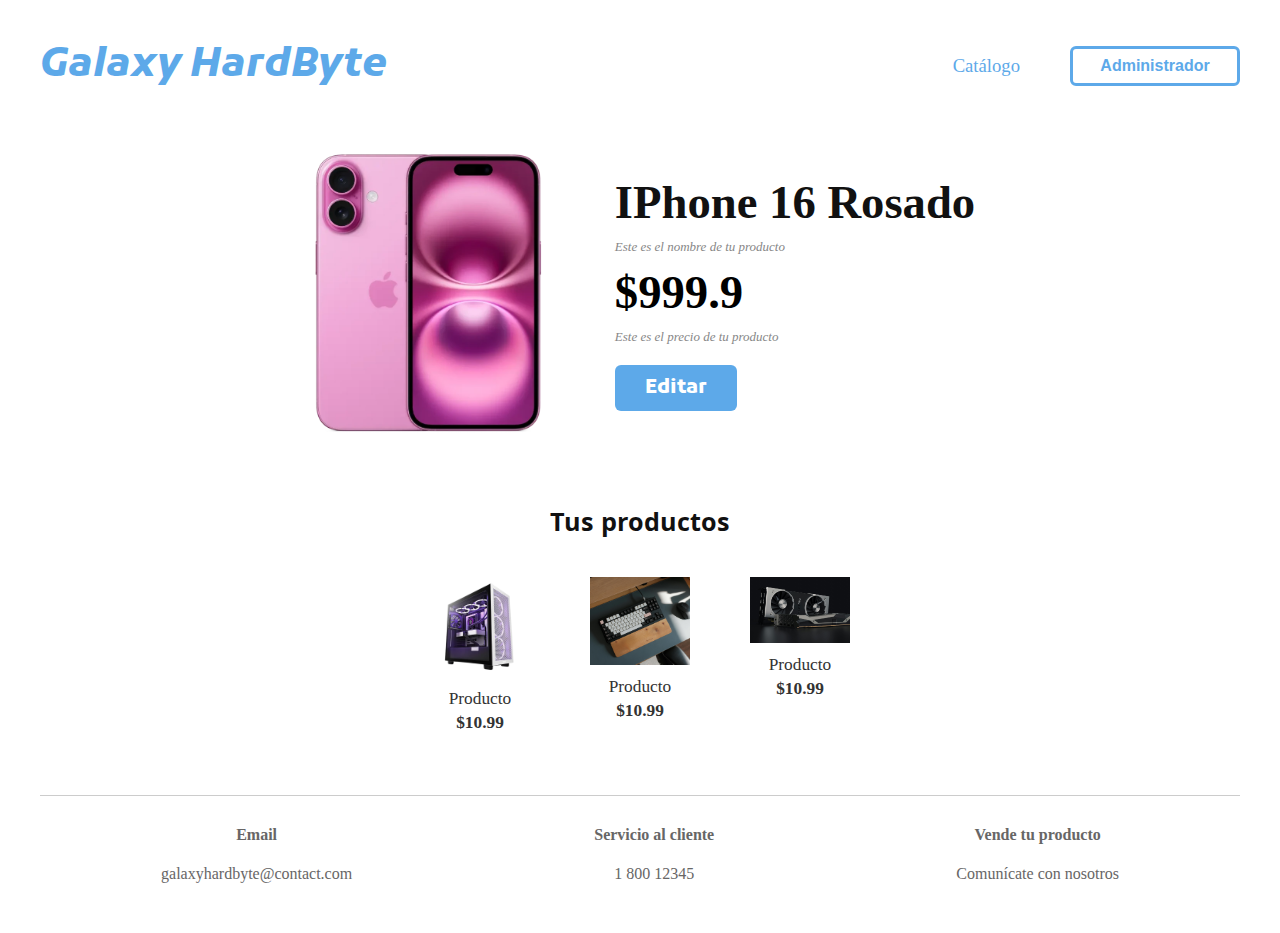
<file: admin.html>
<!DOCTYPE html>
<html lang="es">
  <head>
    <meta charset="UTF-8" />
    <meta name="viewport" content="width=device-width, initial-scale=1.0" />
    <link rel="preconnect" href="https://fonts.googleapis.com" />
    <link rel="preconnect" href="https://fonts.gstatic.com" crossorigin />
    <link
      href="https://fonts.googleapis.com/css2?family=Kufam:ital,wght@0,400..900;1,400..900&display=swap"
      rel="stylesheet"
    />
    <link
      href="https://fonts.googleapis.com/css2?family=Khula:wght@300;400;600;700;800&family=Kufam:ital,wght@0,400..900;1,400..900&display=swap"
      rel="stylesheet"
    />
    <title>Galaxy HardByte</title>
    <link rel="stylesheet" href="assets/css/admin_style.css" />
  </head>

  <body>
    <header>
      <div>
        <a class="logo" href="index.html">Galaxy <strong>HardByte</strong></a>
      </div>
      <nav>
        <a href="index.html">Catálogo</a>
        <button class="btn-admin">Administrador</button>
      </nav>
    </header>

    <section class="main-product">
      <img src="assets/images/IPhone.webp" alt="iPhone 16 Rosado" />

      <div class="product-info">
        <h2>IPhone 16 Rosado</h2>
        <p>Este es el nombre de tu producto</p>
        <p class="price">$999.9</p>
        <p>Este es el precio de tu producto</p>
        <button class="edit-btn">Editar</button>
      </div>
    </section>

    <section class="product-list" style="vertical-align: top">
      <h3>Tus productos</h3>
      <div class="product-items">
        <div class="item">
          <img src="assets/images/PC.webp" alt="PC Gamer" />
          <p>Producto</p>
          <p class="price">$10.99</p>
        </div>
        <div class="item">
          <img src="assets/images/teclado.jpg" alt="Teclado" />
          <p>Producto</p>
          <p class="price">$10.99</p>
        </div>
        <div class="item">
          <img src="assets/images/tarjeta_grafica.jpg" alt="Tarjeta de video" />
          <p>Producto</p>
          <p class="price">$10.99</p>
        </div>
      </div>
    </section>

    <footer>
      <div>
        <p><strong>Email</strong><br />galaxyhardbyte@contact.com</p>
      </div>
      <div>
        <p><strong>Servicio al cliente</strong><br />1 800 12345</p>
      </div>
      <div>
        <p><strong>Vende tu producto</strong><br />Comunícate con nosotros</p>
      </div>
    </footer>

    <script>
      document.querySelector(".edit-btn").addEventListener("click", () => {
        alert("Editar producto en construcción.");
      });
    </script>
  </body>
</html>
</file>
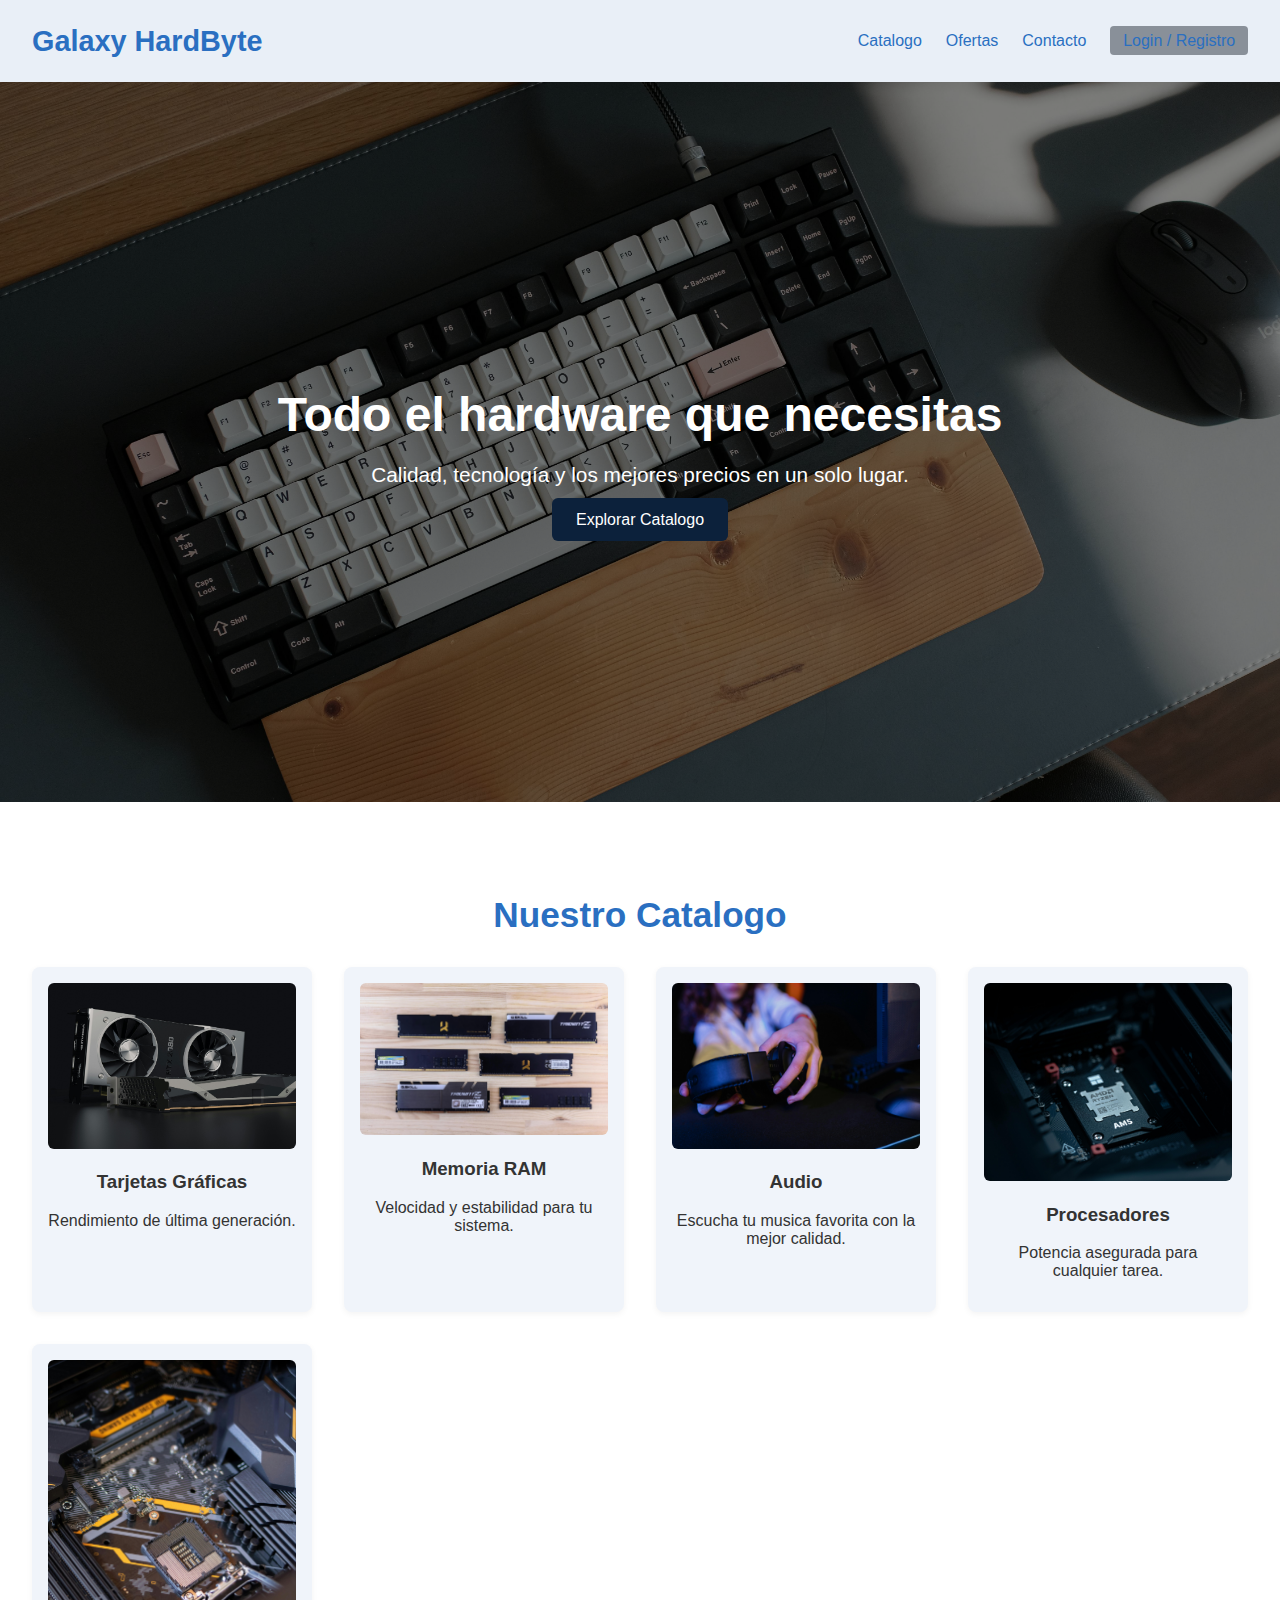
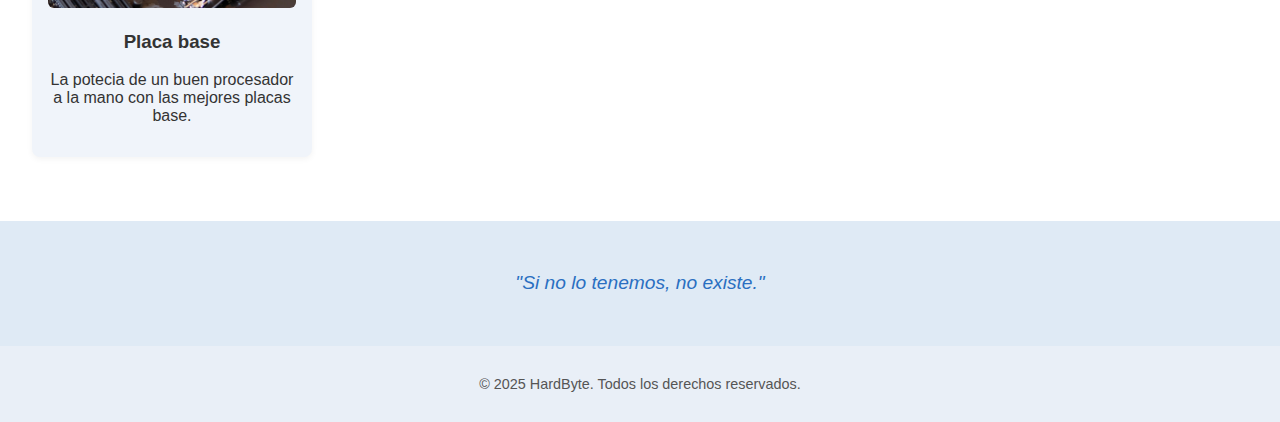
<file: home/home.html>
<!DOCTYPE html>
<html lang="es">
<head>
  <meta charset="UTF-8">
  <meta name="viewport" content="width=device-width, initial-scale=1.0">
  <title>Galaxy HardByte | Venta de Hardware</title>
  <link rel="stylesheet" href="styles_home.css">
</head>
<body>
  <header class="navbar">
    <div class="logo">Galaxy HardByte</div>
    <nav>
      <ul class="nav-links">
        <li><a href="#productos">Catalogo</a></li>
        <li><a href="#ofertas">Ofertas</a></li>
        <li><a href="#contacto">Contacto</a></li>
        <li><a href="#login" class="btn-login">Login / Registro</a></li>
      </ul>
    </nav>
  </header>

  <section class="hero">
    <div class="hero-content">
      <h1>Todo el hardware que necesitas</h1>
      <p>Calidad, tecnología y los mejores precios en un solo lugar.</p>
      <a href="#productos" class="btn-cta">Explorar Catalogo</a>
    </div>
  </section>

  <section class="productos" id="productos">
    <h2>Nuestro Catalogo</h2>
    <div class="productos-grid">
      <div class="producto">
        <img src="images/tarjeta_grafica.jpg" alt="Tarjeta Gráfica">
        <h3>Tarjetas Gráficas</h3>
        <p>Rendimiento de última generación.</p>
      </div>
      <div class="producto">
        <img src="images/ram.jpg" alt="Memoria RAM">
        <h3>Memoria RAM</h3>
        <p>Velocidad y estabilidad para tu sistema.</p>
      </div>
      <div class="producto">
        <img src="images/audio.jpg" alt="Audio">
        <h3>Audio</h3>
        <p>Escucha tu musica favorita con la mejor calidad.</p>
      </div>
      <div class="producto">
        <img src="images/procesador.jpg" alt="Procesador">
        <h3>Procesadores</h3>
        <p>Potencia asegurada para cualquier tarea.</p>
      </div>
      <div class="producto">
        <img src="images/board.jpg" alt="Procesador">
        <h3>Placa base</h3>
        <p>La potecia de un buen procesador a la mano con las mejores placas base.</p>
      </div>
    </div>
  </section>

  <section class="slogan">
    <p>"Si no lo tenemos, no existe."</p>
  </section>

  <footer class="footer">
    <p>&copy; 2025 HardByte. Todos los derechos reservados.</p>
  </footer>
</body>
</html>
</file>
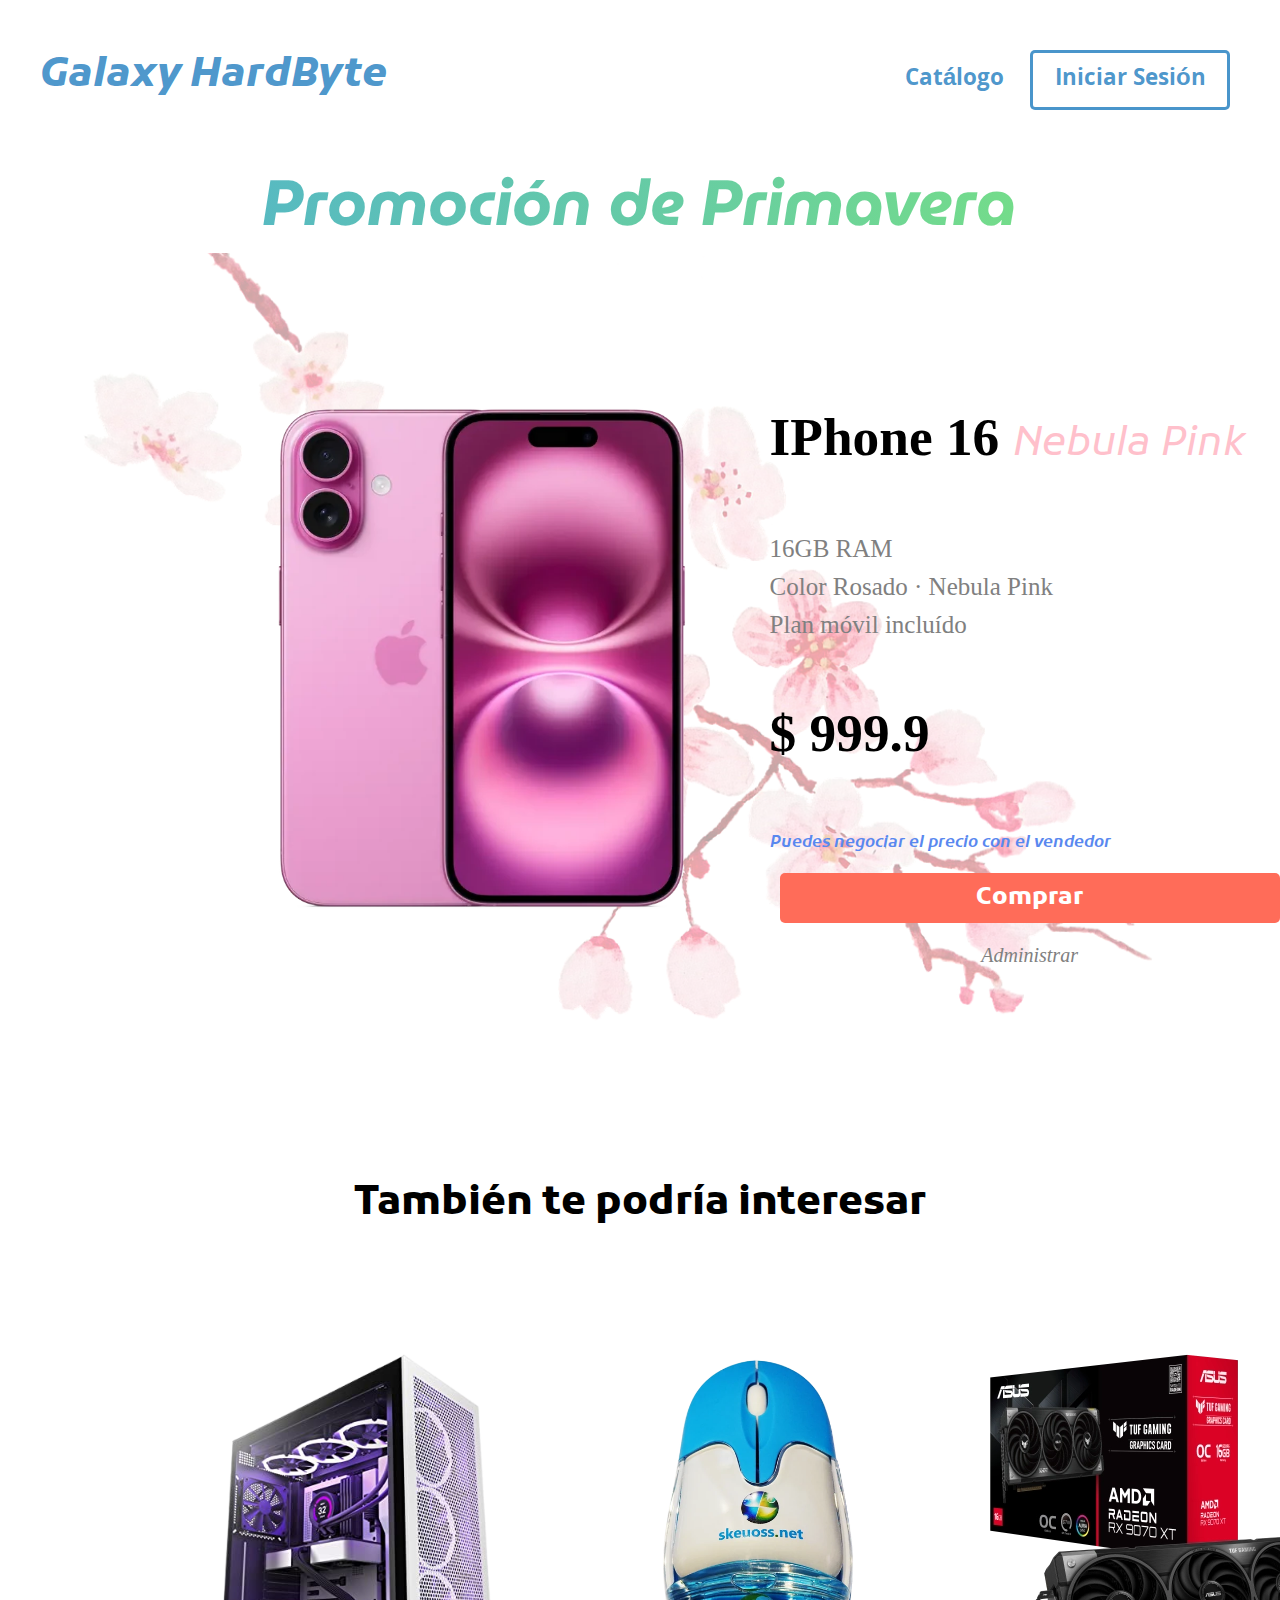
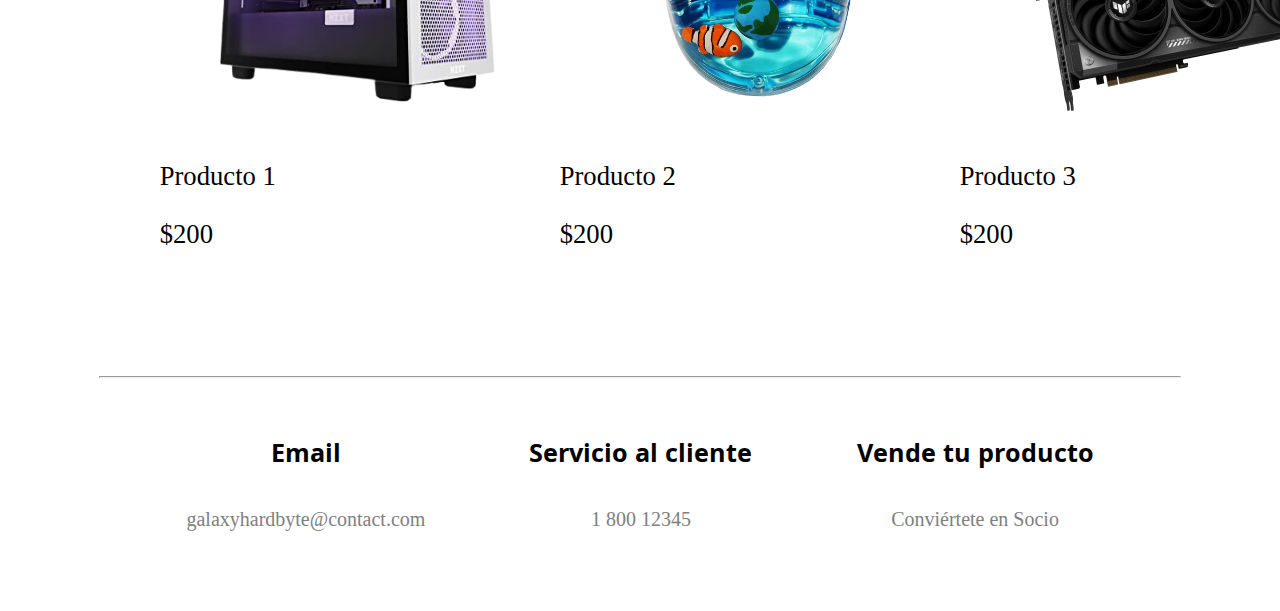
<file: Product/Product.html>
<!DOCTYPE html>
<html>

<link rel="stylesheet" href="ProductStyle.css">

<head>
    <title>
        Galaxy HardByte &#183; Promoción Primavera
    </title>

<!-- Href a las familias de fuentes que se usan en la página-->
<link rel="preconnect" href="https://fonts.googleapis.com">
<link rel="preconnect" href="https://fonts.gstatic.com" crossorigin>
<link href="https://fonts.googleapis.com/css2?family=Khula:wght@300;400;600;700;800&family=Kufam:ital,wght@0,400..900;1,400..900&display=swap" rel="stylesheet">
<link href="https://fonts.googleapis.com/css2?family=Kufam:ital,wght@0,400..900;1,400..900&display=swap" rel="stylesheet">
<link href="https://fonts.googleapis.com/css2?family=Inter:ital,opsz,wght@0,14..32,100..900;1,14..32,100..900&display=swap" rel="stylesheet">
<link href="https://fonts.googleapis.com/css2?family=MuseoModerno:ital,wght@0,100..900;1,100..900&display=swap" rel="stylesheet">

</head>

<body>
    <div style="width: 95%; align-items: center; justify-content: space-around; margin: auto">
    <nav style="margin-top: 50px; margin-bottom: 50px; vertical-align: 20% ;">
        <a class="GalBy" href="../index.html"> Galaxy HardByte </a>
        <button class="IniSe" href="../login.html"> Iniciar Sesión </button>
        <button class="Cat" href="../index.html"> Catálogo </button>
    </nav>

<div class="Promo" style="margin: 0 auto; justify-content: space-around;"> Promoción de Primavera</div>

<div class="Pt1" style="display: flex; justify-content: space-around; align-items: center; width: 80%; margin: 0 auto;">
            <div class="PhIm">
                <img class="Iphone" src="Assets/IPhone.webp">
            </div>
    
    <div class="PhSec">
            <p class="PhTitle"> IPhone 16 <span class="PhColor">Nebula Pink</span></p>
            <p class="info">16GB RAM</p>
            <p class="info">Color Rosado &#183; Nebula Pink</p>
            <p class="info">Plan móvil incluído</p>
            <p class="PhPr"> $ 999.9 </p>
            <p class="DiscPr"> Puedes negociar el precio con el vendedor </p>
            <button class="Comprar"> Comprar </button>
            <button class="admin" href="../admin/index.html" style="width: 520px; margin: 0 auto;"> Administrar </button>
    </div>
</div>

<section class="Msg" style="display: flex; justify-content: space-around; align-items: center; width: 80%; margin: auto; margin-top: 60px; margin-bottom: 60px;"> También te podría interesar </section>

<div class="Pt2" style="display: flex; justify-content: space-around; align-items: center; width: 80%; margin: auto; margin-top: 100px; margin-bottom: 100px;">
    <div class="P01">
        <img class="PC" src="Assets/PC.webp">
        <p class="productos" href="../login.html"> Producto 1 </p>
        <p class="productos2">$200</p>
    </div>
    <div class="P02">
        <img class="Mouse" src="Assets/Mouse.webp">
        <p class="productos" href="../login.html"> Producto 2 </p>
        <p class="productos2">$200</p>
    </div>
    <div class="P03">
        <img class="Compo" src="Assets/Component.webp">
        <p class="productos" href="../login.html"> Producto 3 </p>
        <p class="productos2">$200</p>
    </div>
</div>

<hr style="width: 90%;">

</div>
<footer style="display: flex; justify-content: space-around; align-items: center; width: 80%; margin: auto; margin-bottom: 60px; margin-top: 30px;">
</div class="Foot">
        <div class="email">
                <p class="DPart"> Email </p>
                <br>
                <p class="InfoPg">galaxyhardbyte@contact.com</p>
        </div>
        <div class="servicio">
                <p class="DPart"> Servicio al cliente </p>
                <br>
                <p class="InfoPg">1 800 12345</p>
        </div>
        <div class="vende">
                <p class="DPart"> Vende tu producto </p>
                <br>
                <p class="InfoPg"> Conviértete en Socio </p>
        </div>
    </div>
</footer>
</div>

</body>
</html>
</file>
<file: home/styles_home.css>
body {
    margin: 0;
    font-family: 'Segoe UI', Tahoma, Geneva, Verdana, sans-serif;
    background-color: #f4f7fb;
    color: #333;
  }
  
  .navbar {
    display: flex;
    justify-content: space-between;
    align-items: center;
    padding: 1rem 2rem;
    background-color: #e9eff7;
    box-shadow: 0 2px 5px rgba(0, 0, 0, 0.1);
  }
  
  .logo {
    font-size: 1.8rem;
    font-weight: bold;
    color: #2a6fc1;
  }
  
  .nav-links {
    list-style: none;
    display: flex;
    gap: 1.5rem;
  }
  
  .nav-links a {
    text-decoration: none;
    color: #2a6fc1;
    font-weight: 500;
    transition: color 0.3s ease;
  }
  
  .nav-links a:hover {
    color: #2a6fc1;
  }
  
  .btn-login {
    padding: 0.4rem 0.8rem;
    background-color: #222b357c;
    color: white;
    border-radius: 4px;
  }
  
  .hero {
    background: url('images/teclado.jpg') no-repeat center center/cover;
    height: 80vh;
    display: flex;
    align-items: center;
    justify-content: center;
    text-align: center;
    color: white;
    position: relative;
  }
  
  .hero::after {
    content: '';
    position: absolute;
    top: 0; left: 0;
    width: 100%; height: 100%;
    background-color: rgba(0, 0, 0, 0.5);
  }
  
  .hero-content {
    position: relative;
    z-index: 1;
  }
  
  .hero h1 {
    font-size: 3rem;
    margin-bottom: 0.5rem;
  }
  
  .hero p {
    font-size: 1.3rem;
    margin-bottom: 1.5rem;
  }
  
  .btn-cta {
    background-color: #0c213b;
    color: white;
    padding: 0.8rem 1.5rem;
    border: none;
    border-radius: 6px;
    text-decoration: none;
    font-size: 1rem;
    transition: background-color 0.3s;
  }
  
  .btn-cta:hover {
    background-color: #0c213b;
  }
  
  .productos {
    padding: 4rem 2rem;
    background-color: white;
    text-align: center;
  }
  
  .productos h2 {
    font-size: 2.2rem;
    color: #2a6fc1;
    margin-bottom: 2rem;
  }
  
  .productos-grid {
    display: grid;
    grid-template-columns: repeat(auto-fit, minmax(250px, 1fr));
    gap: 2rem;
  }
  
  .producto {
    background-color: #f0f4fa;
    padding: 1rem;
    border-radius: 8px;
    box-shadow: 0 2px 6px rgba(0, 0, 0, 0.05);
    transition: transform 0.3s;
  }
  
  .producto:hover {
    transform: translateY(-5px);
  }
  
  .producto img {
    max-width: 100%;
    border-radius: 6px;
  }
  
  .slogan {
    background-color: #dfeaf5;
    padding: 2rem;
    text-align: center;
    font-style: italic;
    color: #2a6fc1;
    font-size: 1.2rem;
  }
  
  .footer {
    background-color: #e9eff7;
    padding: 1rem;
    text-align: center;
    font-size: 0.9rem;
    color: #555;
  }
</file>
<file: Product/ProductStyle.css>
.GalBy {
    font-family: 'kufam';
    font-weight: 700;
        font-style: italic;
        font-size: 40px;
        color: #006ab6b6;
        background-color: rgb(255, 255, 255);
        border: none;
        cursor: pointer;
        text-decoration: none;
        display: inline-block;
    }
.GalBy:hover {
        color: rgb(37, 118, 209);
        background: linear-gradient(rgb(37, 118, 209), rgb(20, 68, 122));
        background-clip: text;
        -webkit-background-clip: text;
        transition: linear-gradient 0.15s;
    }
.IniSe {
        background-color: rgb(255, 255, 255);
        color: #006ab6b6;
        border: solid;
        border-width: 3px;
        height: 60px;
        width: 200px;
        border-radius: 5px;
        cursor: pointer;
        margin-right: 10px;
        margin-left: 10px;
        font-weight: bold;
        font-family: khula, sans-serif;
        font-style: normal;
        font-size: 18pt;
        float: right;
    }
.IniSe:hover {
        background-color: rgb(52, 131, 223);
        color: white;
        border-color: rgb(52, 131, 223);
        border-radius: 6px;
        border: solid;
        border-width: 3px;
    }
.Cat {
            background-color: white;
            color: #006ab6b6;
            border: none;
            cursor: pointer;
            margin-right: 10px;
            margin-left: 10px;
            margin-top: 10px;
            margin-bottom: 10px;
            font-weight: bold;
            font-family: khula, sans-serif;
            font-style: normal;
            font-size: 18pt;
            text-decoration: none;
            float: right;

        }
    
.Comprar {
        background-color: rgb(255, 108, 89);
        color: white;
        border: none;
        height: 50px;
        width: 500px;
        border-radius: 5px;
        cursor: pointer;
        margin-right: 10px;
        margin-left: 10px;
        margin-top: 20px;
        margin-bottom: 20px;
        font-family: 'kufam';
        font-weight: bold;
        font-size: 18pt;
        display: block
    }
.Comprar:hover {
        background-color: rgb(245, 79, 79);
    }
.PhTitle {
        font-family: 'trebuchet ms';
        font-style: normal;
        font-weight: bolder;
        font-size: 40pt;
        display: inline-block
        }
.PhColor {
            font-family: 'kufam';
            font-style: italic;
            font-weight: lighter;
            color: pink;
            font-size: 30pt;
            display: inline-block
        }
.PhPr {
        font-family: 'trebuchet ms';
        font-style: normal;
        font-weight: bold;
        font-size: 40pt;
        display: inline-block;
    }
.PhSec {
    display:inline-block;
    vertical-align: top ;
    margin-right: 40px;
    margin-left: 40px;
}
.Promo {
            font-family: 'MuseoModerno';
            font-style: italic;
            font-weight: bold;
            font-size: 80px;
            font-size: 5vw;
            color: transparent;
            background: linear-gradient(to right, #4FB0D1, #7CE67A);
            background-clip: text;
            -webkit-background-clip: text;
            text-align: center;
    }
.Promo:hover {
            text-shadow: 0px 0px 5px rgba(182, 250, 94, 0.445);
    }
.info {
        font-family: 'trebuchet ms';
        font-style: normal;
        font-weight: light;
        font-size: 25px;
        color: gray;
        list-style-type: none;
        margin-top: 10px;
        margin-bottom: 10px;
        }
.productos {
    font-family: 'trebuchet ms';
    font-style: normal;
    font-weight: 500;
    font-size: 20pt;
    width: 400px;

}
.productos2 {
    font-family: 'trebuchet ms';
    font-style: normal;
    font-weight: 500;
    font-size: 20pt;
    width: 400px;

}
.productos:hover {
    font-weight: 600;
    cursor: pointer;
}
.DiscPr {
    font-family: 'kufam';
    font-style: italic;
    font-weight: 600;
    color: rgb(89, 136, 239);
    text-align: left;
}
.admin {
    font-family: 'trebuchet ms';
    font-style: italic;
    font-weight: light;
    font-size: 15pt;
    color: gray;
    background-color: transparent;
    border: none;
    margin-left: auto;
    margin-right: auto;
}
.admin:hover {
    font-weight: normal;
    text-decoration: underline;
    color: rgb(245, 79, 79) ;
}
.Msg {
    font-family: 'kufam';
    font-style: normal;
    font-weight: bold;
    font-size: 30pt;
    margin-top: 30px;
    margin-bottom: 30px;
    align-items: center;
}
.InfoPg {
    font-family: 'trebuchet ms';
    font-style: normal;
    font-weight: light;
    color: gray;
    font-size: 15pt;
    display: inline-block;
}
.InfoPg:hover {
    cursor: pointer;
}
.DPart {
    font-family: 'khula';
    font-style: normal;
    font-weight: bold;
    color: black;
    font-size: 20pt;
    margin-bottom: 10px;
    display: inline-block;
}
.Iphone {
    width: 450px;
}
.Iphone:hover{
    transition:0.15s;
    animation-name: pulso;
    animation-duration: 1.5s;
    animation-iteration-count: infinite;
}
.Compo,
.Mouse,
.PC {
    width: 400px;
}
.Compo:hover,
.Mouse:hover,
.PC:hover {
    transition:0.15s;
    animation-name: pulso;
    animation-duration: 1.5s;
    animation-iteration-count: infinite;
}

@keyframes pulso {
    0% {
        transform: scale(0.95);
    }
    70% {
        transform: scale(1);
    }
    100% {
        transform: scale(0.95);
    }
}

.Pt2 {
    display: flex;
    flex-direction: row;
    margin-left: auto;
    margin-right: auto;
    vertical-align: top;
    align-items: center;
}
.P01:hover,
.P02:hover,
.P03:hover {
    size: 50px;
}
.PhIm {
    display: inline-block;
    margin-left: 20px;
    margin-right: 20px;
}
.Pt1 {
    vertical-align: top ;
    background-image: url(Assets/Cherry.webp);
    background-repeat: no-repeat;
    background-size:contain;
    right: -200px;
    width: 80%;
    padding-left: 200px;
    padding-right: 200px;
    padding-top: 100px;
    padding-bottom: 150px;
}
.email,
.servicio,
.vende {
    display: inline-block;
    text-align: center;
}
.Foot {
    align-items: center;
    margin-bottom: 60px;
    
}
.hr {
    border-top: 1px solid #bbb;
    margin: 10px 0;
}
</file>
<file: assets/css/admin_style.css>
/* Reset básico */

* {
    margin: 0;
    padding: 0;
    box-sizing: border-box;
}

body {
    font-family: "trebuchet ms";
    background-color: #fff;
    color: #111;
    padding: 40px 20px;
    display: flex;
    flex-direction: column;
    align-items: center;
}

/* HEADER */
header {
    width: 100%;
    max-width: 1200px;
    display: flex;
    justify-content: space-between;
    align-items: center;
    margin-bottom: 50px;
}

.logo {
    font-size: 40px;
    color: #5da9e9;
    font-weight: 700;
    cursor: pointer;
    text-decoration: none;
    font-family: "kufam";
    font-style: italic;
}

.logo strong {
    font-weight: bold;
}

nav {
    display: flex;
    align-items: center;
    gap: 20px;
}

nav a {
    text-decoration: none;
    color: #5da9e9;
    font-weight: normal;
    font-size: 14pt;
    padding-right: 30px;
}

.btn-admin {
    padding: 6px 16px;
    border: 3px solid #5da9e9;
    width: 170px;
    height: 40px;
    font-size: 12pt;
    background: white;
    color: #5da9e9;
    font-weight: bold;
    border-radius: 6px;
    cursor: pointer;
    transition: 0.2s ease-in-out;
}

.btn-admin:hover {
    background-color: #5da9e9;
    color: white;
}

/* MAIN PRODUCT */
.main-product {
    display: flex;
    align-items: center;
    justify-content: center;
    gap: 60px;
    max-width: 1000px;
    margin-bottom: 60px;
    text-align: left;
}

.main-product img {
    width: 250px;
    max-width: 100%;
    border-radius: 12px;
}

.product-info {
    display: flex;
    flex-direction: column;
    justify-content: center;
    gap: 10px;
}

.product-info h2 {
    font-size: 35pt;
    font-weight: bold;
}

.product-info p {
    font-size: 13px;
    color: #878787;
    font-style: italic;
    align-items: center;
}

.product-info .price {
    font-weight: bold;
    font-size: 35pt;
    color: #000;
    font-style: normal;
}

.edit-btn {
    font-size: 15pt;
    font-family: "kufam";
    margin-top: 10px;
    padding: 10px 30px;
    background: #5da9e9;
    color: white;
    border: none;
    border-radius: 6px;
    font-weight: bold;
    cursor: pointer;
    transition: background 0.2s ease-in-out;
    width: fit-content;
}

.edit-btn:hover {
    background: #518bbb;
}

/* PRODUCT LIST */
.product-list {
    width: 100%;
    max-width: 1200px;
    text-align: center;
}

.product-list h3 {
    font-size: 20pt;
    margin-bottom: 30px;
    font-weight: bold;
    font-family: "khula";
}

.product-items {
    display: flex;
    justify-content: center;
    gap: 60px;
    flex-wrap: wrap;
}

.item {
    display: flex;
    flex-direction: column;
    align-items: center;
    transition: transform 0.3s ease, box-shadow 0.3s ease;
}

.item img {
    width: 100px;
    margin-bottom: 10px;
    object-fit: contain;
}

.item p {
    font-size: 13pt;
    color: #333;
    margin: 2px 0;
}

.item .price {
    font-weight: bold;
}

/* FOOTER */
footer {
    width: 100%;
    max-width: 1200px;
    display: flex;
    justify-content: space-around;
    flex-wrap: wrap;
    border-top: 1px solid #ccc;
    margin-top: 60px;
    padding-top: 20px;
    font-size: 14ptx;
    color: #676666;
    text-align: center;
}

footer div {
    margin: 10px 0;
}

footer strong {
    display: block;
    font-weight: bold;
    margin-bottom: 3px;
}

/* RESPONSIVE */
@media (max-width: 768px) {

    header,
    footer {
        flex-direction: column;
        align-items: center;
        gap: 10px;
        text-align: center;
    }

    .main-product {
        flex-direction: column;
        align-items: center;
        text-align: center;
    }

    .edit-btn {
        align-self: center;
    }

    .product-items {
        flex-direction: column;
        align-items: center;
        gap: 30px;
    }
}

/* Interacciones y animaciones */

/* Cursor para botones y links */
button,
a {
    cursor: pointer;
}

/* Animación hover para botones */
.edit-btn,
.btn-admin {
    transition: all 0.3s ease;
}

.edit-btn:hover {
    background-color: #333;
}

.btn-admin:hover {
    background-color: #5da9e9;
    color: #fff;
    border-color: #5da9e9;
}

/* Animación para ítems de producto */
.item {
    transition: transform 0.3s ease, box-shadow 0.3s ease;
}

.item:hover {
    transform: translateY(-5px);
    box-shadow: 0 8px 20px rgba(0, 0, 0, 0.1);
    cursor: pointer;
}

/* Imagenes con animación al hacer hover */
.item img,
.main-product img {
    transition: transform 0.3s ease;
}

.item:hover img,
.main-product img:hover {
    transform: scale(1.05);
}
</file>
